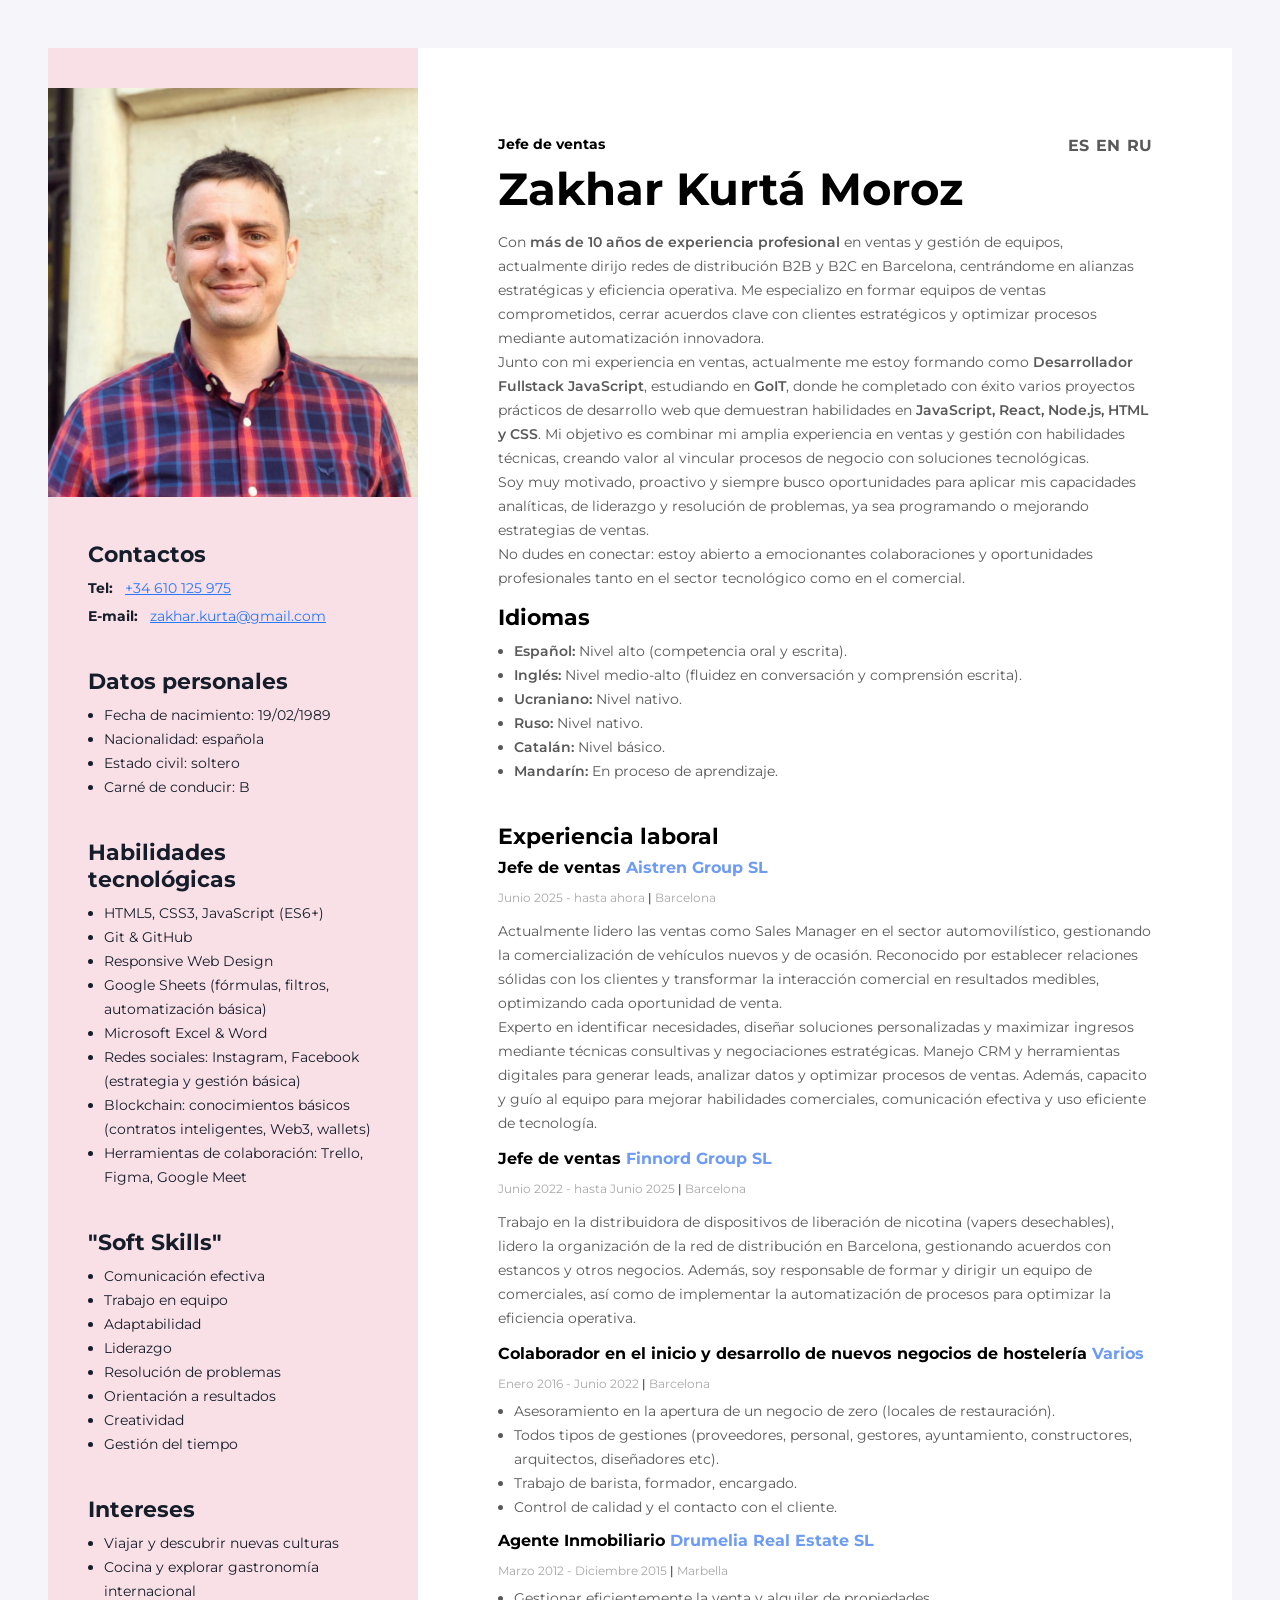
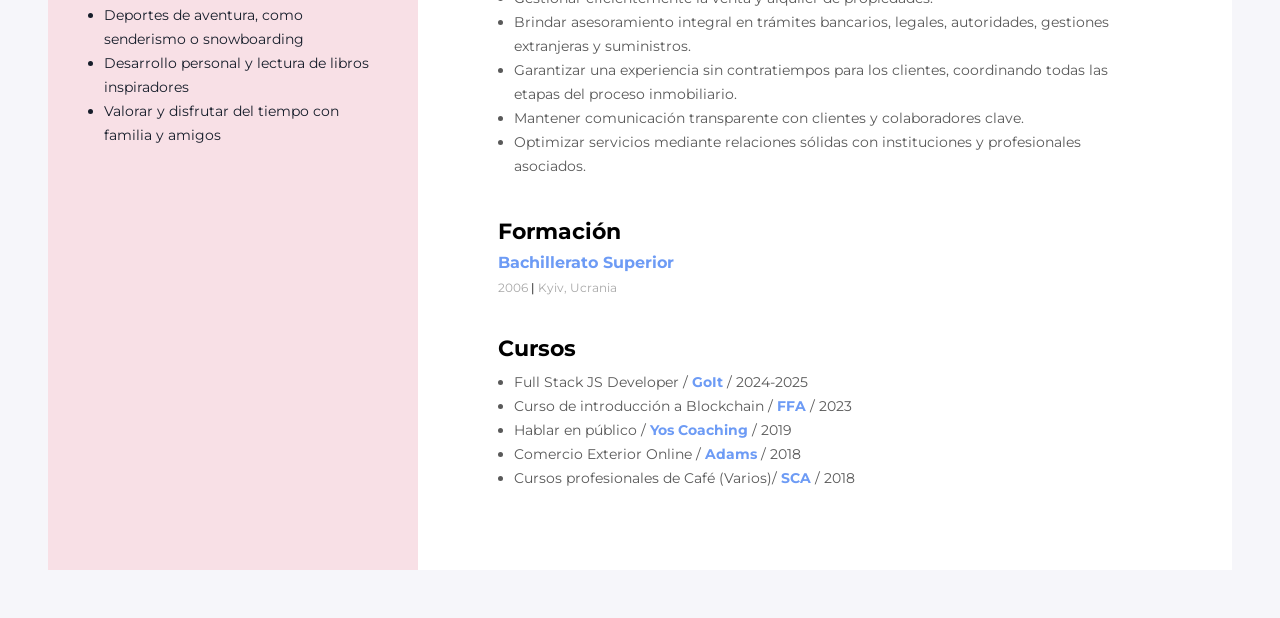
<file: index.html>
<!DOCTYPE html>
<html lang="en">
  <head>
    <meta charset="UTF-8" />
    <meta name="viewport" content="width=device-width, initial-scale=1.0" />
    <title>My resume</title>

    <link rel="preconnect" href="https://fonts.googleapis.com" />
    <link rel="preconnect" href="https://fonts.gstatic.com" crossorigin />
    <link
      href="https://fonts.googleapis.com/css2?family=Montserrat:ital,wght@0,100..900;1,100..900&display=swap"
      rel="stylesheet"
    />

    <link rel="stylesheet" href="css/styles.css" />
  </head>
  <body>
    <!-- Wrapper -->
    <div class="wrapper">
      <!-- Main content -->
      <div class="main-content">
        <!-- My info -->
        <div class="my-info">
          <div class="header-info">
            <h2 class="my-proffesion">Jefe de ventas</h2>
            <ul class="lenguage-list">
              <li><a href="index.html" class="lenguages">ES</a></li>
              <li><a href="index2.html" class="lenguages">EN</a></li>
              <li><a href="index3.html" class="lenguages">RU</a></li>
            </ul>
          </div>
          <h1 class="my-name">Zakhar Kurtá Moroz</h1>
          <p class="my-descr">
            Con
            <span class="topic">más de 10 años de experiencia profesional</span>
            en ventas y gestión de equipos, actualmente dirijo redes de
            distribución B2B y B2C en Barcelona, centrándome en alianzas
            estratégicas y eficiencia operativa. Me especializo en formar
            equipos de ventas comprometidos, cerrar acuerdos clave con clientes
            estratégicos y optimizar procesos mediante automatización
            innovadora.
            <br />
            Junto con mi experiencia en ventas, actualmente me estoy formando
            como
            <span class="topic">Desarrollador Fullstack JavaScript</span>,
            estudiando en <span class="topic">GoIT</span>, donde he completado
            con éxito varios proyectos prácticos de desarrollo web que
            demuestran habilidades en
            <span class="topic">JavaScript, React, Node.js, HTML y CSS</span>.
            Mi objetivo es combinar mi amplia experiencia en ventas y gestión
            con habilidades técnicas, creando valor al vincular procesos de
            negocio con soluciones tecnológicas.<br />
            Soy muy motivado, proactivo y siempre busco oportunidades para
            aplicar mis capacidades analíticas, de liderazgo y resolución de
            problemas, ya sea programando o mejorando estrategias de ventas.
            <br />
            No dudes en conectar: estoy abierto a emocionantes colaboraciones y
            oportunidades profesionales tanto en el sector tecnológico como en
            el comercial.
          </p>
        </div>
        <a href="#your-photo" class="scroll-button">
          <img src="img/Foto.jpg" alt="Ваше фото" />
        </a>
        <!-- My projects -->
        <div class="my-projects-container">
          <h3 class="my-projects-title">Idiomas</h3>
          <ul class="work-experience-duties-list">
            <li class="work-experience-duties-item">
              <span class="topic">Español:</span> Nivel alto (competencia oral y
              escrita).
            </li>
            <li class="work-experience-duties-item">
              <span class="topic">Inglés:</span> Nivel medio-alto (fluidez en
              conversación y comprensión escrita).
            </li>
            <li class="work-experience-duties-item">
              <span class="topic">Ucraniano:</span> Nivel nativo.
            </li>
            <li class="work-experience-duties-item">
              <span class="topic">Ruso:</span> Nivel nativo.
            </li>
            <li class="work-experience-duties-item">
              <span class="topic">Catalán:</span> Nivel básico.
            </li>
            <li class="work-experience-duties-item">
              <span class="topic">Mandarín:</span> En proceso de aprendizaje.
            </li>
          </ul>
        </div>
        <!-- Work experience -->
        <div class="work-experience-section">
          <h3 class="work-experience-title">Experiencia laboral</h3>
          <!-- Company 1 -->
          <div class="work-experience-container">
            <h4 class="work-experience-company">
              Jefe de ventas
              <span class="work-experience-company-color"
                >Aistren Group SL</span
              >
            </h4>
            <p class="work-experience-period">
              Junio 2025 - hasta ahora <span class="detail">|</span> Barcelona
            </p>
            <p class="work-experience-duties-item">
              Actualmente lidero las ventas como Sales Manager en el sector
              automovilístico, gestionando la comercialización de vehículos
              nuevos y de ocasión. Reconocido por establecer relaciones sólidas
              con los clientes y transformar la interacción comercial en
              resultados medibles, optimizando cada oportunidad de venta.
              <br />Experto en identificar necesidades, diseñar soluciones
              personalizadas y maximizar ingresos mediante técnicas consultivas
              y negociaciones estratégicas. Manejo CRM y herramientas digitales
              para generar leads, analizar datos y optimizar procesos de ventas.
              Además, capacito y guío al equipo para mejorar habilidades
              comerciales, comunicación efectiva y uso eficiente de tecnología.
            </p>
          </div>
          <div class="work-experience-container">
            <h4 class="work-experience-company">
              Jefe de ventas
              <span class="work-experience-company-color"
                >Finnord Group SL</span
              >
            </h4>
            <p class="work-experience-period">
              Junio 2022 - hasta Junio 2025
              <span class="detail">|</span> Barcelona
            </p>
            <p class="work-experience-duties-item">
              Trabajo en la distribuidora de dispositivos de liberación de
              nicotina (vapers desechables), lidero la organización de la red de
              distribución en Barcelona, gestionando acuerdos con estancos y
              otros negocios. Además, soy responsable de formar y dirigir un
              equipo de comerciales, así como de implementar la automatización
              de procesos para optimizar la eficiencia operativa.
            </p>
          </div>
          <!-- Company 2 -->
          <div class="work-experience-container">
            <h4 class="work-experience-company">
              Colaborador en el inicio y desarrollo de nuevos negocios de
              hostelería
              <span class="work-experience-company-color">Varios</span>
            </h4>
            <p class="work-experience-period">
              Enero 2016 - Junio 2022 <span class="detail">|</span> Barcelona
            </p>
            <ul class="work-experience-duties-list">
              <li class="work-experience-duties-item">
                Asesoramiento en la apertura de un negocio de zero (locales de
                restauración).
              </li>
              <li class="work-experience-duties-item">
                Todos tipos de gestiones (proveedores, personal, gestores,
                ayuntamiento, constructores, arquitectos, diseñadores etc).
              </li>
              <li class="work-experience-duties-item">
                Trabajo de barista, formador, encargado.
              </li>
              <li class="work-experience-duties-item">
                Control de calidad y el contacto con el cliente.
              </li>
            </ul>
          </div>
          <!-- Company 3 -->
          <div class="work-experience-container">
            <h4 class="work-experience-company">
              Agente Inmobiliario
              <span class="work-experience-company-color"
                >Drumelia Real Estate SL</span
              >
            </h4>
            <p class="work-experience-period">
              Marzo 2012 - Diciembre 2015 <span class="detail">|</span> Marbella
            </p>
            <ul class="work-experience-duties-list">
              <li class="work-experience-duties-item">
                Gestionar eficientemente la venta y alquiler de propiedades.
              </li>
              <li class="work-experience-duties-item">
                Brindar asesoramiento integral en trámites bancarios, legales,
                autoridades, gestiones extranjeras y suministros.
              </li>
              <li class="work-experience-duties-item">
                Garantizar una experiencia sin contratiempos para los clientes,
                coordinando todas las etapas del proceso inmobiliario.
              </li>
              <li class="work-experience-duties-item">
                Mantener comunicación transparente con clientes y colaboradores
                clave.
              </li>
              <li class="work-experience-duties-item">
                Optimizar servicios mediante relaciones sólidas con
                instituciones y profesionales asociados.
              </li>
            </ul>
          </div>
        </div>
        <!-- My education -->
        <div class="my-education-container">
          <h3 class="my-education-title">Formación</h3>
          <h4 class="my-education-place">Bachillerato Superior</h4>
          <p class="my-education-date">
            2006 <span class="detail">|</span> Kyiv, Ucrania
          </p>
        </div>

        <div class="my-education-container">
          <h3 class="my-education-title">Cursos</h3>
          <ul class="work-experience-duties-list">
            <li class="work-experience-duties-item">
              Full Stack JS Developer / <span class="companies">GoIt</span> /
              2024-2025
            </li>
            <li class="work-experience-duties-item">
              Curso de introducción a Blockchain /
              <span class="companies">FFA</span> / 2023
            </li>
            <li class="work-experience-duties-item">
              Hablar en público / <span class="companies">Yos Coaching</span> /
              2019
            </li>
            <li class="work-experience-duties-item">
              Comercio Exterior Online / <span class="companies">Adams</span> /
              2018
            </li>
            <li class="work-experience-duties-item">
              Cursos profesionales de Café (Varios)/
              <span class="companies"> SCA</span> / 2018
            </li>
          </ul>
        </div>
      </div>

      <!-- Side bar -->
      <aside class="sidebar">
        <img
          id="your-photo"
          class="my-photo photo-block"
          src="img/Foto.jpg"
          alt="My photo"
          width="370"
        />

        <div class="sidebar-content">
          <div class="sidebar-row">
            <!-- My contacts -->
            <div class="contacts-container">
              <h3 class="contacts-title">Contactos</h3>
              <p class="contacts-item">
                <span class="contacts-type">Tel:</span>
                <a class="contacts-link" href="tel:+34610125975"
                  >+34 610 125 975</a
                >
              </p>
              <p class="contacts-item">
                <span class="contacts-type">E-mail:</span>
                <a class="contacts-link" href="mailto:zakhar.kurta@gmail.com"
                  >zakhar.kurta@gmail.com</a
                >
              </p>
            </div>
            <div class="skills-row">
              <div class="skills-container">
                <h3 class="skills-title">Datos personales</h3>
                <ul class="skills-list">
                  <li class="skills-list-item">
                    Fecha de nacimiento: 19/02/1989
                  </li>
                  <li class="skills-list-item">Nacionalidad: española</li>
                  <li class="skills-list-item">Estado civil: soltero</li>
                  <li class="skills-list-item">Carné de conducir: B</li>
                </ul>
              </div>
              <!-- Tech skills -->
              <div class="skills-container">
                <h3 class="skills-title">Habilidades tecnológicas</h3>
                <ul class="skills-list">
                  <li class="skills-list-item">
                    HTML5, CSS3, JavaScript (ES6+)
                  </li>
                  <li class="skills-list-item">Git & GitHub</li>
                  <li class="skills-list-item">Responsive Web Design</li>
                  <li class="skills-list-item">
                    Google Sheets (fórmulas, filtros, automatización básica)
                  </li>
                  <li class="skills-list-item">Microsoft Excel & Word</li>
                  <li class="skills-list-item">
                    Redes sociales: Instagram, Facebook (estrategia y gestión
                    básica)
                  </li>
                  <li class="skills-list-item">
                    Blockchain: conocimientos básicos (contratos inteligentes,
                    Web3, wallets)
                  </li>
                  <li class="skills-list-item">
                    Herramientas de colaboración: Trello, Figma, Google Meet
                  </li>
                </ul>
              </div>
              <!-- Soft Skills -->
              <div class="skills-container">
                <h3 class="skills-title">"Soft Skills"</h3>
                <ul class="skills-list">
                  <li class="skills-list-item">Comunicación efectiva</li>
                  <li class="skills-list-item">Trabajo en equipo</li>
                  <li class="skills-list-item">Adaptabilidad</li>
                  <li class="skills-list-item">Liderazgo</li>
                  <li class="skills-list-item">Resolución de problemas</li>
                  <li class="skills-list-item">Orientación a resultados</li>
                  <li class="skills-list-item">Creatividad</li>
                  <li class="skills-list-item">Gestión del tiempo</li>
                </ul>
              </div>
              <div class="skills-container">
                <h3 class="skills-title">Intereses</h3>
                <ul class="skills-list">
                  <li class="skills-list-item">
                    Viajar y descubrir nuevas culturas
                  </li>
                  <li class="skills-list-item">
                    Cocina y explorar gastronomía internacional
                  </li>
                  <li class="skills-list-item">
                    Deportes de aventura, como senderismo o snowboarding
                  </li>
                  <li class="skills-list-item">
                    Desarrollo personal y lectura de libros inspiradores
                  </li>
                  <li class="skills-list-item">
                    Valorar y disfrutar del tiempo con familia y amigos
                  </li>
                </ul>
              </div>
            </div>
          </div>
        </div>
      </aside>
    </div>
  </body>
</html>
</file>
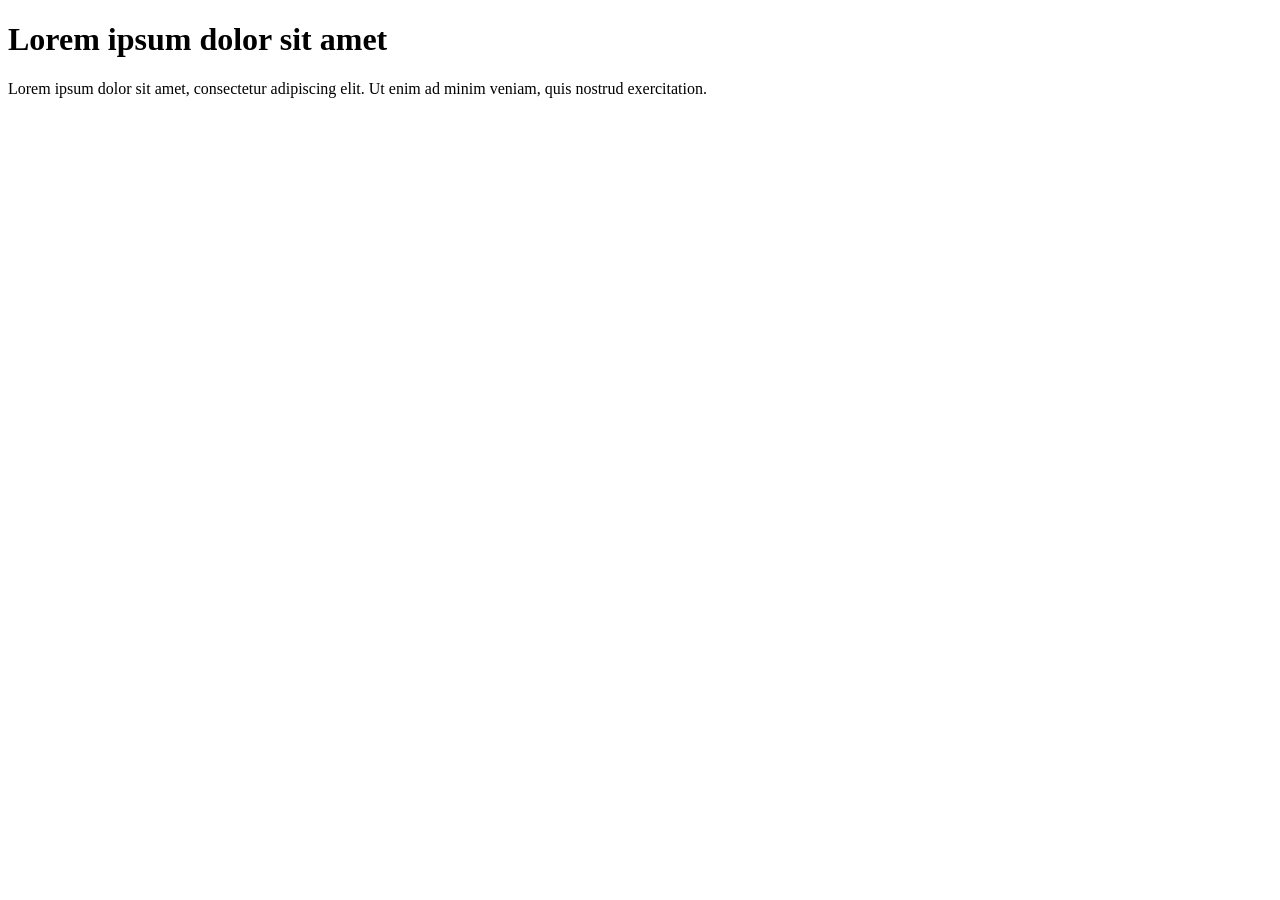
<file: Projects/index.html>
<!DOCTYPE html>
<html lang="en">
  <head>
    <meta charset="UTF-8" />
    <meta http-equiv="X-UA-Compatible" content="IE=edge" />
    <meta name="viewport" content="width=device-width, initial-scale=1.0" />
    <title>Document</title>
  </head>

  <body>
    <h1>Lorem ipsum dolor sit amet</h1>
    <p>
      Lorem ipsum dolor sit amet, consectetur adipiscing elit. Ut enim ad minim
      veniam, quis nostrud exercitation.
    </p>
  </body>
</html>
</file>
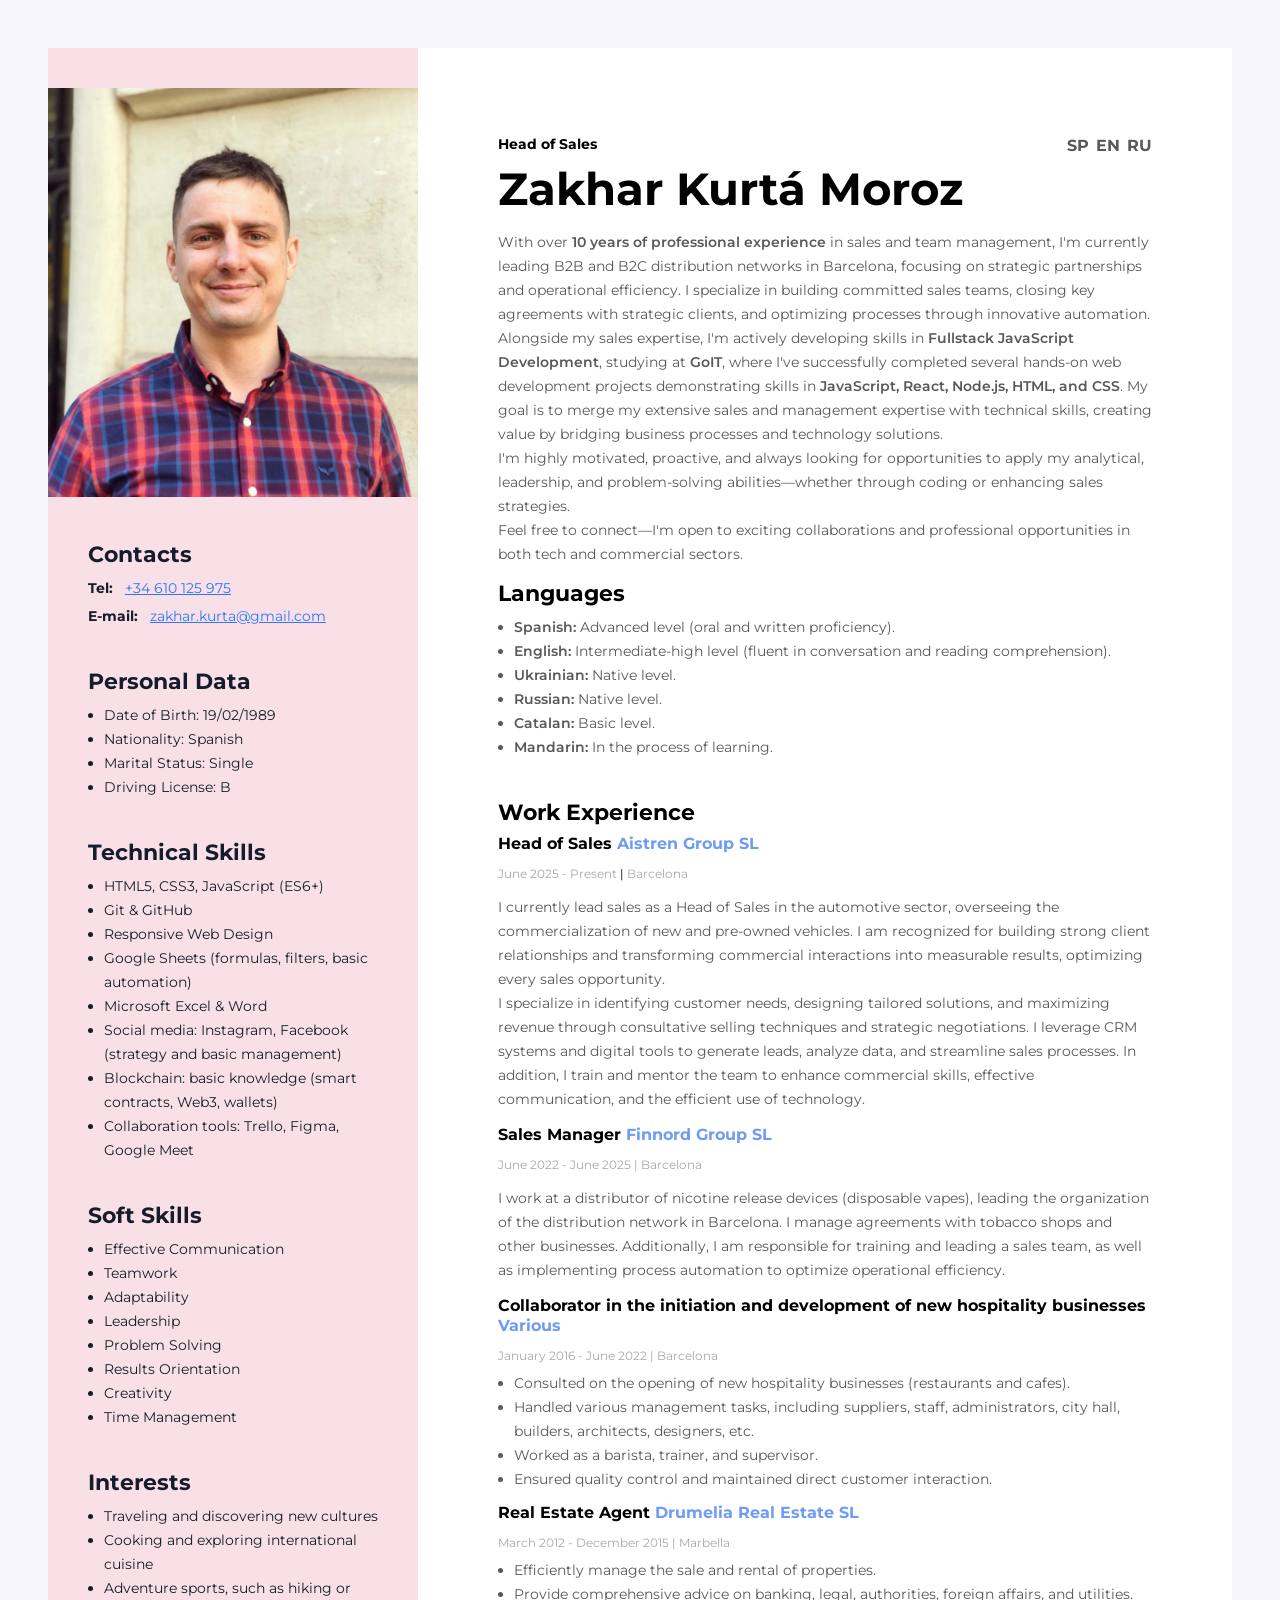
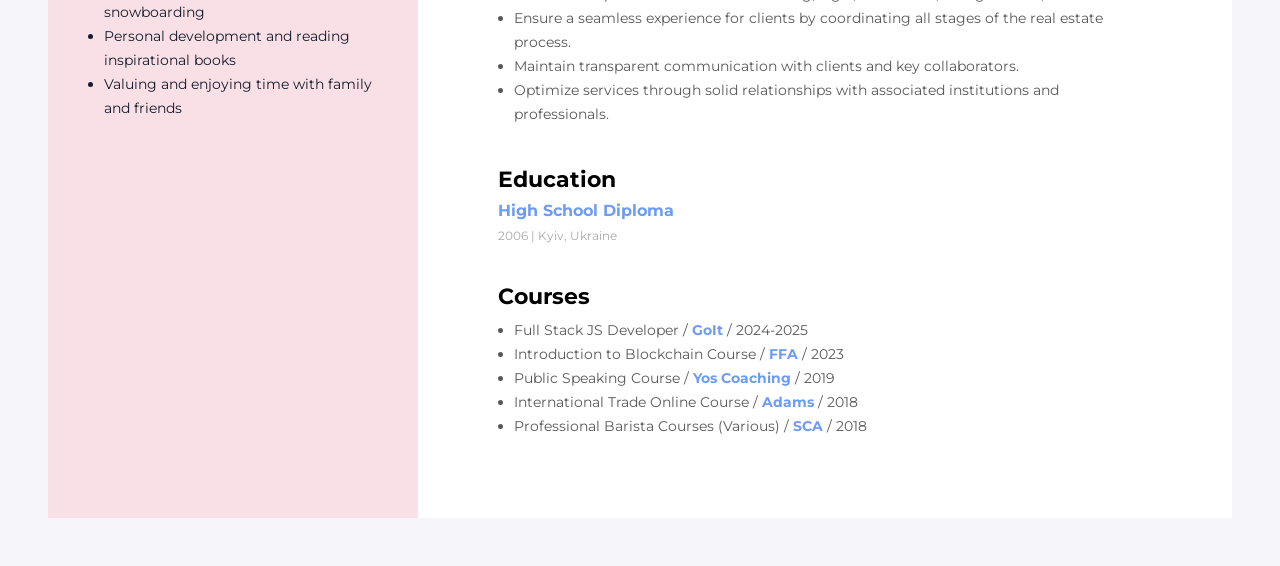
<file: index2.html>
<!DOCTYPE html>
<html lang="en">
  <head>
    <meta charset="UTF-8" />
    <meta name="viewport" content="width=device-width, initial-scale=1.0" />
    <meta
      name="description"
      content="Professional resume of Zakhar Kurtá Moroz, experienced in real estate, sales, and hospitality. Looking for a Full Stack Developer position."
    />
    <title>My resume</title>
    <link rel="preconnect" href="https://fonts.googleapis.com" />
    <link rel="preconnect" href="https://fonts.gstatic.com" crossorigin />
    <link
      href="https://fonts.googleapis.com/css2?family=Montserrat:ital,wght@0,100..900;1,100..900&display=swap"
      rel="stylesheet"
    />
    <link rel="stylesheet" href="css/styles.css" />
  </head>
  <body>
    <div class="wrapper">
      <div class="main-content">
        <div class="my-info">
          <div class="header-info">
            <h2 class="my-proffesion">Head of Sales</h2>
            <ul class="lenguage-list">
              <li><a href="index.html" class="lenguages">SP</a></li>
              <li><a href="index2.html" class="lenguages">EN</a></li>
              <li><a href="index3.html" class="lenguages">RU</a></li>
            </ul>
          </div>
          <h1 class="my-name">Zakhar Kurtá Moroz</h1>
          <p class="my-descr">
            With over
            <span class="topic">10 years of professional experience</span> in
            sales and team management, I'm currently leading B2B and B2C
            distribution networks in Barcelona, focusing on strategic
            partnerships and operational efficiency. I specialize in building
            committed sales teams, closing key agreements with strategic
            clients, and optimizing processes through innovative automation.
            <br />
            Alongside my sales expertise, I'm actively developing skills in
            <span class="topic">Fullstack JavaScript Development</span>,
            studying at <span class="topic">GoIT</span>, where I've successfully
            completed several hands-on web development projects demonstrating
            skills in
            <span class="topic">JavaScript, React, Node.js, HTML, and CSS</span
            >. My goal is to merge my extensive sales and management expertise
            with technical skills, creating value by bridging business processes
            and technology solutions.<br />
            I'm highly motivated, proactive, and always looking for
            opportunities to apply my analytical, leadership, and
            problem-solving abilities—whether through coding or enhancing sales
            strategies. <br />
            Feel free to connect—I'm open to exciting collaborations and
            professional opportunities in both tech and commercial sectors.
          </p>
        </div>
        <a href="#your-photo" class="scroll-button">
          <img src="img/Foto.jpg" alt="Ваше фото" />
        </a>
        <div class="my-projects-container">
          <h3 class="my-projects-title">Languages</h3>
          <ul class="work-experience-duties-list">
            <li class="work-experience-duties-item">
              <span class="topic">Spanish:</span> Advanced level (oral and
              written proficiency).
            </li>
            <li class="work-experience-duties-item">
              <span class="topic">English:</span> Intermediate-high level
              (fluent in conversation and reading comprehension).
            </li>
            <li class="work-experience-duties-item">
              <span class="topic">Ukrainian:</span> Native level.
            </li>
            <li class="work-experience-duties-item">
              <span class="topic">Russian:</span> Native level.
            </li>
            <li class="work-experience-duties-item">
              <span class="topic">Catalan:</span> Basic level.
            </li>
            <li class="work-experience-duties-item">
              <span class="topic">Mandarin:</span> In the process of learning.
            </li>
          </ul>
        </div>

        <div class="work-experience-section">
          <h3 class="work-experience-title">Work Experience</h3>
          <div class="work-experience-container">
            <h4 class="work-experience-company">
              Head of Sales
              <span class="work-experience-company-color"
                >Aistren Group SL</span
              >
            </h4>
            <p class="work-experience-period">
              June 2025 - Present <span class="detail">|</span> Barcelona
            </p>
            <p class="work-experience-duties-item">
              I currently lead sales as a Head of Sales in the automotive
              sector, overseeing the commercialization of new and pre-owned
              vehicles. I am recognized for building strong client relationships
              and transforming commercial interactions into measurable results,
              optimizing every sales opportunity. <br />
              I specialize in identifying customer needs, designing tailored
              solutions, and maximizing revenue through consultative selling
              techniques and strategic negotiations. I leverage CRM systems and
              digital tools to generate leads, analyze data, and streamline
              sales processes. In addition, I train and mentor the team to
              enhance commercial skills, effective communication, and the
              efficient use of technology.
            </p>
          </div>
          <div class="work-experience-container">
            <h4 class="work-experience-company">
              Sales Manager
              <span class="work-experience-company-color"
                >Finnord Group SL</span
              >
            </h4>
            <p class="work-experience-period">
              June 2022 - June 2025 | Barcelona
            </p>
            <p class="work-experience-duties-item">
              I work at a distributor of nicotine release devices (disposable
              vapes), leading the organization of the distribution network in
              Barcelona. I manage agreements with tobacco shops and other
              businesses. Additionally, I am responsible for training and
              leading a sales team, as well as implementing process automation
              to optimize operational efficiency.
            </p>
          </div>

          <div class="work-experience-container">
            <h4 class="work-experience-company">
              Collaborator in the initiation and development of new hospitality
              businesses
              <span class="work-experience-company-color">Various</span>
            </h4>
            <p class="work-experience-period">
              January 2016 - June 2022 | Barcelona
            </p>
            <ul class="work-experience-duties-list">
              <li class="work-experience-duties-item">
                Consulted on the opening of new hospitality businesses
                (restaurants and cafes).
              </li>
              <li class="work-experience-duties-item">
                Handled various management tasks, including suppliers, staff,
                administrators, city hall, builders, architects, designers, etc.
              </li>
              <li class="work-experience-duties-item">
                Worked as a barista, trainer, and supervisor.
              </li>
              <li class="work-experience-duties-item">
                Ensured quality control and maintained direct customer
                interaction.
              </li>
            </ul>
          </div>

          <div class="work-experience-container">
            <h4 class="work-experience-company">
              Real Estate Agent
              <span class="work-experience-company-color"
                >Drumelia Real Estate SL</span
              >
            </h4>
            <p class="work-experience-period">
              March 2012 - December 2015 | Marbella
            </p>
            <ul class="work-experience-duties-list">
              <li class="work-experience-duties-item">
                Efficiently manage the sale and rental of properties.
              </li>
              <li class="work-experience-duties-item">
                Provide comprehensive advice on banking, legal, authorities,
                foreign affairs, and utilities.
              </li>
              <li class="work-experience-duties-item">
                Ensure a seamless experience for clients by coordinating all
                stages of the real estate process.
              </li>
              <li class="work-experience-duties-item">
                Maintain transparent communication with clients and key
                collaborators.
              </li>
              <li class="work-experience-duties-item">
                Optimize services through solid relationships with associated
                institutions and professionals.
              </li>
            </ul>
          </div>
        </div>

        <div class="my-education-container">
          <h3 class="my-education-title">Education</h3>
          <h4 class="my-education-place">High School Diploma</h4>
          <p class="my-education-date">2006 | Kyiv, Ukraine</p>
        </div>

        <div class="my-education-container">
          <h3 class="my-education-title">Courses</h3>
          <ul class="work-experience-duties-list">
            <li class="work-experience-duties-item">
              Full Stack JS Developer / <span class="companies">GoIt</span> /
              2024-2025
            </li>
            <li class="work-experience-duties-item">
              Introduction to Blockchain Course /
              <span class="companies">FFA</span> / 2023
            </li>
            <li class="work-experience-duties-item">
              Public Speaking Course /
              <span class="companies">Yos Coaching</span> / 2019
            </li>
            <li class="work-experience-duties-item">
              International Trade Online Course /
              <span class="companies">Adams</span> / 2018
            </li>
            <li class="work-experience-duties-item">
              Professional Barista Courses (Various) /
              <span class="companies">SCA</span> / 2018
            </li>
          </ul>
        </div>
      </div>

      <aside class="sidebar">
        <img
          id="your-photo"
          class="my-photo"
          src="img/Foto.jpg"
          alt="My photo"
          width="370"
        />
        <div class="sidebar-content">
          <div class="sidebar-row">
            <!-- My contacts -->
            <div class="contacts-container">
              <h3 class="contacts-title">Contacts</h3>
              <p class="contacts-item">
                <span class="contacts-type">Tel:</span>
                <a class="contacts-link" href="tel:+34610125975"
                  >+34 610 125 975</a
                >
              </p>
              <p class="contacts-item">
                <span class="contacts-type">E-mail:</span>
                <a class="contacts-link" href="mailto:zakhar.kurta@gmail.com"
                  >zakhar.kurta@gmail.com</a
                >
              </p>
            </div>

            <div class="skills-row">
              <div class="skills-container">
                <h3 class="skills-title">Personal Data</h3>
                <ul class="skills-list">
                  <li class="skills-list-item">Date of Birth: 19/02/1989</li>
                  <li class="skills-list-item">Nationality: Spanish</li>
                  <li class="skills-list-item">Marital Status: Single</li>
                  <li class="skills-list-item">Driving License: B</li>
                </ul>
              </div>

              <!-- Tech skills -->
              <div class="skills-container">
                <h3 class="skills-title">Technical Skills</h3>
                <ul class="skills-list">
                  <li class="skills-list-item">
                    HTML5, CSS3, JavaScript (ES6+)
                  </li>
                  <li class="skills-list-item">Git & GitHub</li>
                  <li class="skills-list-item">Responsive Web Design</li>
                  <li class="skills-list-item">
                    Google Sheets (formulas, filters, basic automation)
                  </li>
                  <li class="skills-list-item">Microsoft Excel & Word</li>
                  <li class="skills-list-item">
                    Social media: Instagram, Facebook (strategy and basic
                    management)
                  </li>
                  <li class="skills-list-item">
                    Blockchain: basic knowledge (smart contracts, Web3, wallets)
                  </li>
                  <li class="skills-list-item">
                    Collaboration tools: Trello, Figma, Google Meet
                  </li>
                </ul>
              </div>

              <!-- Soft Skills -->
              <div class="skills-container">
                <h3 class="skills-title">Soft Skills</h3>
                <ul class="skills-list">
                  <li class="skills-list-item">Effective Communication</li>
                  <li class="skills-list-item">Teamwork</li>
                  <li class="skills-list-item">Adaptability</li>
                  <li class="skills-list-item">Leadership</li>
                  <li class="skills-list-item">Problem Solving</li>
                  <li class="skills-list-item">Results Orientation</li>
                  <li class="skills-list-item">Creativity</li>
                  <li class="skills-list-item">Time Management</li>
                </ul>
              </div>

              <div class="skills-container">
                <h3 class="skills-title">Interests</h3>
                <ul class="skills-list">
                  <li class="skills-list-item">
                    Traveling and discovering new cultures
                  </li>
                  <li class="skills-list-item">
                    Cooking and exploring international cuisine
                  </li>
                  <li class="skills-list-item">
                    Adventure sports, such as hiking or snowboarding
                  </li>
                  <li class="skills-list-item">
                    Personal development and reading inspirational books
                  </li>
                  <li class="skills-list-item">
                    Valuing and enjoying time with family and friends
                  </li>
                </ul>
              </div>
            </div>
          </div>
        </div>
      </aside>
    </div>
  </body>
</html>
</file>
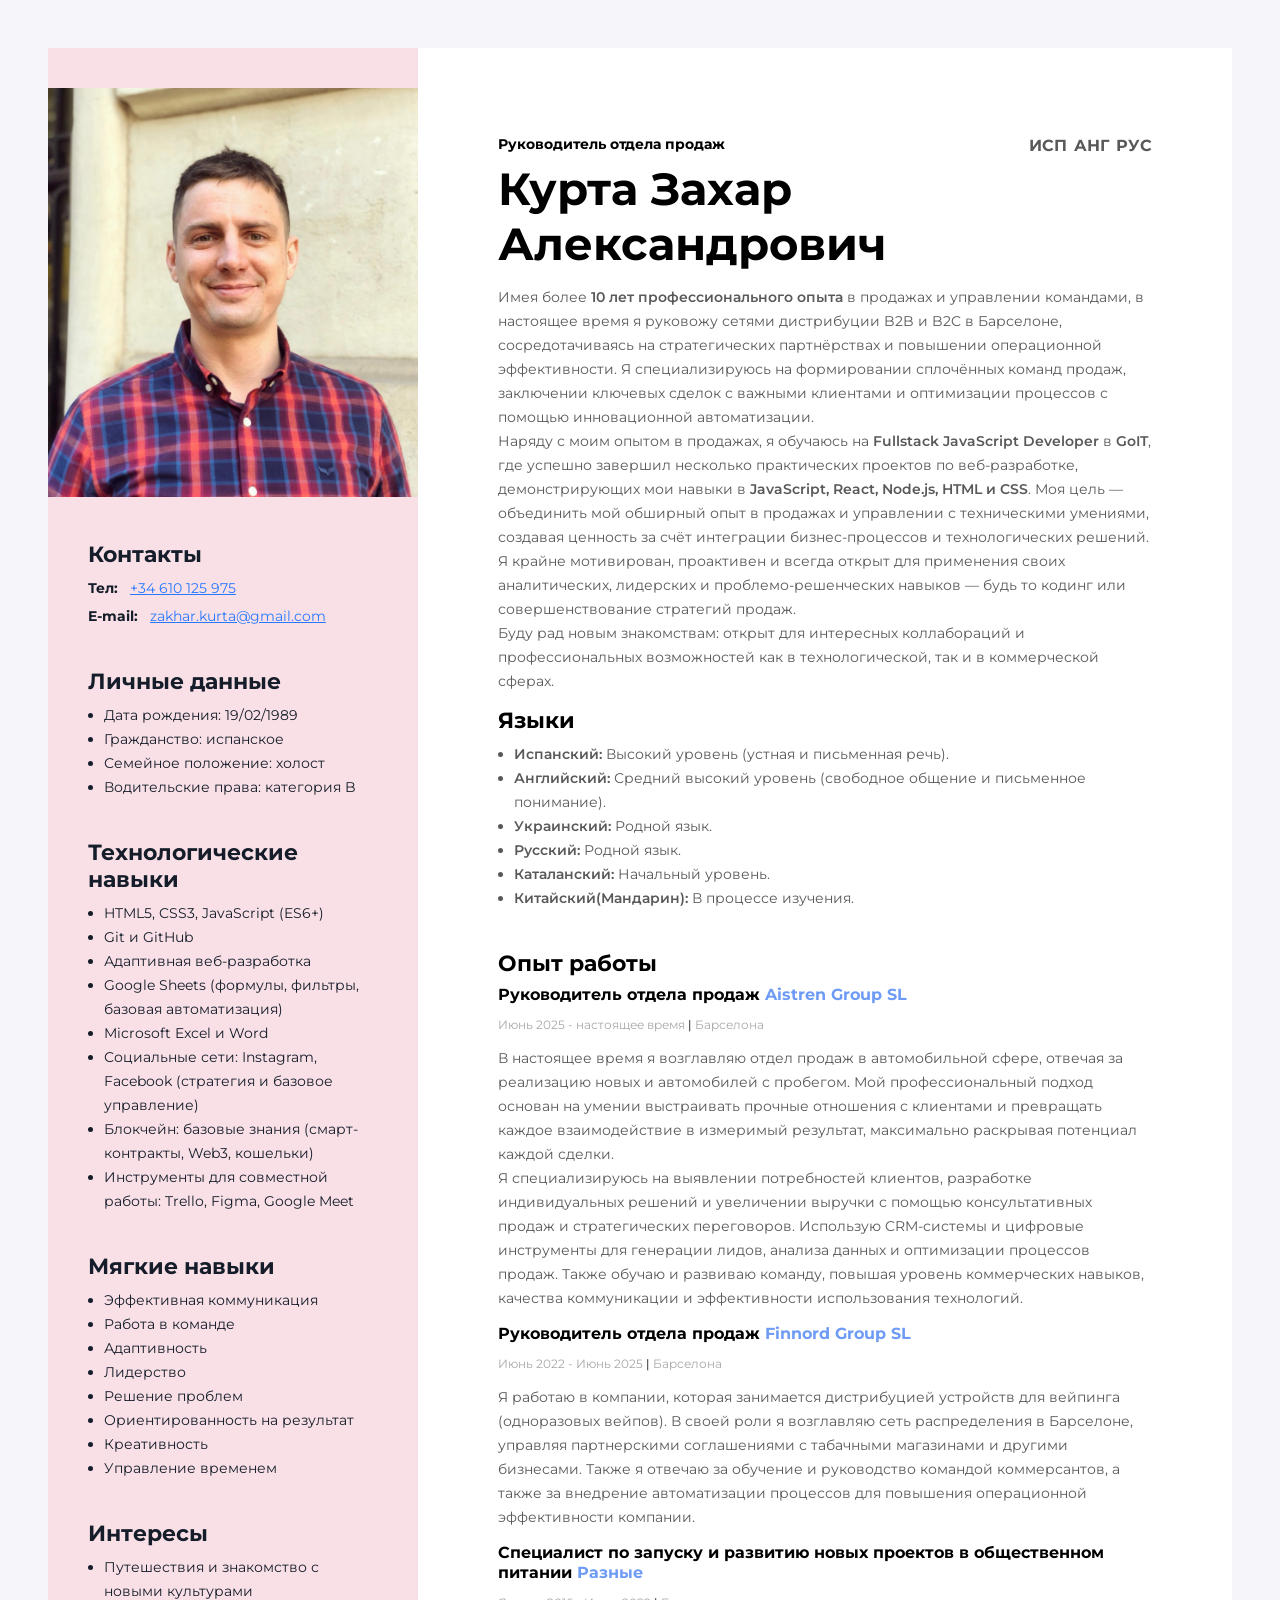
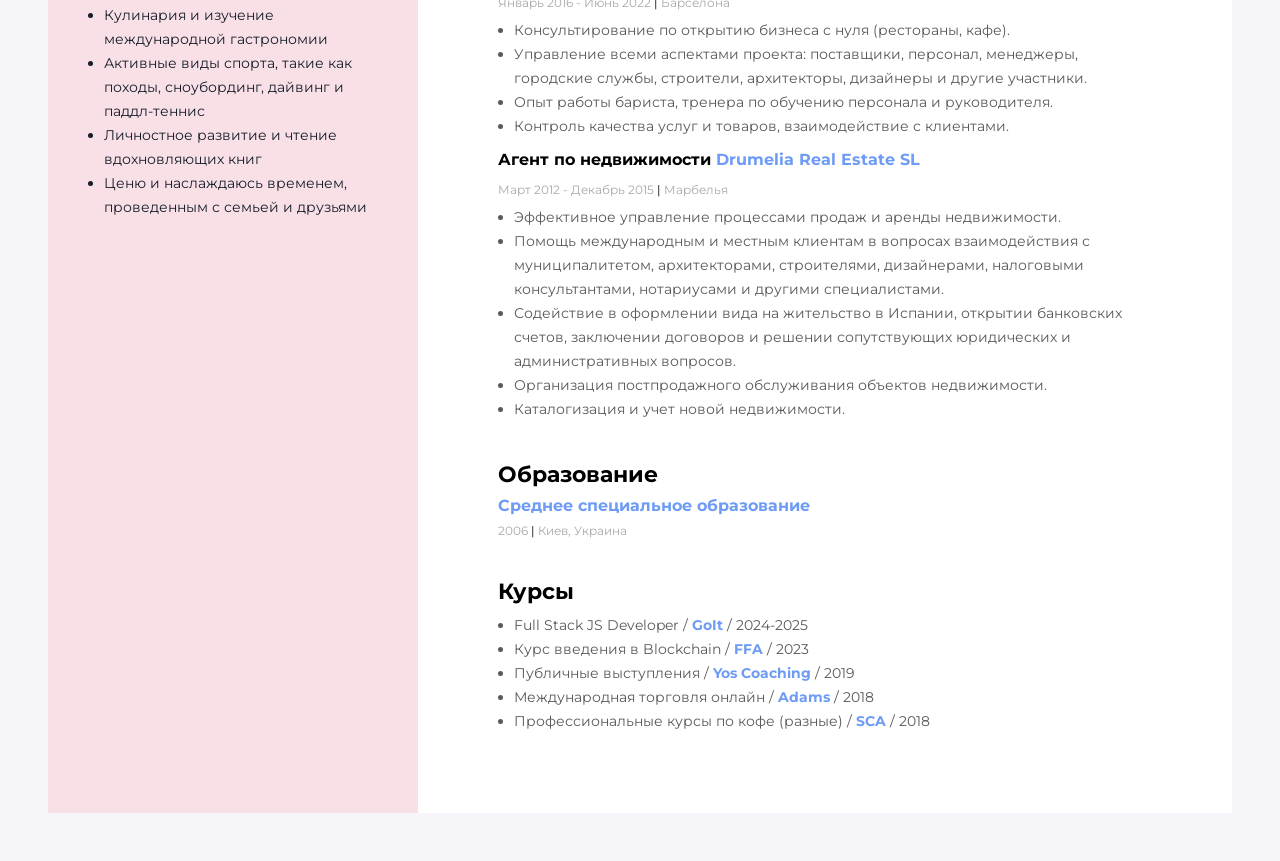
<file: index3.html>
<!DOCTYPE html>
<html lang="ru">
  <head>
    <meta charset="UTF-8" />
    <meta name="viewport" content="width=device-width, initial-scale=1.0" />
    <title>Мое резюме</title>

    <link rel="preconnect" href="https://fonts.googleapis.com" />
    <link rel="preconnect" href="https://fonts.gstatic.com" crossorigin />
    <link
      href="https://fonts.googleapis.com/css2?family=Montserrat:ital,wght@0,100..900;1,100..900&display=swap"
      rel="stylesheet"
    />

    <link rel="stylesheet" href="css/styles.css" />
  </head>
  <body>
    <!-- Wrapper -->
    <div class="wrapper">
      <!-- Main content -->
      <div class="main-content">
        <!-- My info -->
        <div class="my-info">
          <div class="header-info">
            <h2 class="my-proffesion">Руководитель отдела продаж</h2>
            <ul class="lenguage-list">
              <li><a href="index.html" class="lenguages">ИСП</a></li>
              <li><a href="index2.html" class="lenguages">АНГ</a></li>
              <li><a href="index3.html" class="lenguages">РУС</a></li>
            </ul>
          </div>

          <h1 class="my-name">Курта Захар Александрович</h1>
          <p class="my-descr">
            Имея более
            <span class="topic">10 лет профессионального опыта</span> в продажах
            и управлении командами, в настоящее время я руковожу сетями
            дистрибуции B2B и B2C в Барселоне, сосредотачиваясь на
            стратегических партнёрствах и повышении операционной эффективности.
            Я специализируюсь на формировании сплочённых команд продаж,
            заключении ключевых сделок с важными клиентами и оптимизации
            процессов с помощью инновационной автоматизации.
            <br />
            Наряду с моим опытом в продажах, я обучаюсь на
            <span class="topic">Fullstack JavaScript Developer</span> в
            <span class="topic">GoIT</span>, где успешно завершил несколько
            практических проектов по веб-разработке, демонстрирующих мои навыки
            в <span class="topic">JavaScript, React, Node.js, HTML и CSS</span>.
            Моя цель — объединить мой обширный опыт в продажах и управлении с
            техническими умениями, создавая ценность за счёт интеграции
            бизнес-процессов и технологических решений.<br />
            Я крайне мотивирован, проактивен и всегда открыт для применения
            своих аналитических, лидерских и проблемо-решенческих навыков — будь
            то кодинг или совершенствование стратегий продаж. <br />
            Буду рад новым знакомствам: открыт для интересных коллабораций и
            профессиональных возможностей как в технологической, так и в
            коммерческой сферах.
          </p>
        </div>
        <a href="#your-photo" class="scroll-button">
          <img src="img/Foto.jpg" alt="Ваше фото" />
        </a>
        <!-- My projects -->
        <div class="my-projects-container">
          <h3 class="my-projects-title">Языки</h3>
          <ul class="work-experience-duties-list">
            <li class="work-experience-duties-item">
              <span class="topic">Испанский:</span> Высокий уровень (устная и
              письменная речь).
            </li>
            <li class="work-experience-duties-item">
              <span class="topic">Английский:</span> Средний высокий уровень
              (свободное общение и письменное понимание).
            </li>
            <li class="work-experience-duties-item">
              <span class="topic">Украинский:</span> Родной язык.
            </li>
            <li class="work-experience-duties-item">
              <span class="topic">Русский:</span> Родной язык.
            </li>
            <li class="work-experience-duties-item">
              <span class="topic">Каталанский:</span> Начальный уровень.
            </li>
            <li class="work-experience-duties-item">
              <span class="topic">Китайский(Мандарин):</span> В процессе
              изучения.
            </li>
          </ul>
        </div>
        <!-- Work experience -->
        <div class="work-experience-section">
          <h3 class="work-experience-title">Опыт работы</h3>
          <!-- Company 1 -->
          <div class="work-experience-container">
            <h4 class="work-experience-company">
              Руководитель отдела продаж
              <span class="work-experience-company-color"
                >Aistren Group SL</span
              >
            </h4>
            <p class="work-experience-period">
              Июнь 2025 - настоящее время
              <span class="detail">|</span> Барселона
            </p>
            <p class="work-experience-duties-item">
              В настоящее время я возглавляю отдел продаж в автомобильной сфере,
              отвечая за реализацию новых и автомобилей с пробегом. Мой
              профессиональный подход основан на умении выстраивать прочные
              отношения с клиентами и превращать каждое взаимодействие в
              измеримый результат, максимально раскрывая потенциал каждой
              сделки. <br />Я специализируюсь на выявлении потребностей
              клиентов, разработке индивидуальных решений и увеличении выручки с
              помощью консультативных продаж и стратегических переговоров.
              Использую CRM-системы и цифровые инструменты для генерации лидов,
              анализа данных и оптимизации процессов продаж. Также обучаю и
              развиваю команду, повышая уровень коммерческих навыков, качества
              коммуникации и эффективности использования технологий.
            </p>
          </div>
          <div class="work-experience-container">
            <h4 class="work-experience-company">
              Руководитель отдела продаж
              <span class="work-experience-company-color"
                >Finnord Group SL</span
              >
            </h4>
            <p class="work-experience-period">
              Июнь 2022 - Июнь 2025
              <span class="detail">|</span> Барселона
            </p>
            <p class="work-experience-duties-item">
              Я работаю в компании, которая занимается дистрибуцией устройств
              для вейпинга (одноразовых вейпов). В своей роли я возглавляю сеть
              распределения в Барселоне, управляя партнерскими соглашениями с
              табачными магазинами и другими бизнесами. Также я отвечаю за
              обучение и руководство командой коммерсантов, а также за внедрение
              автоматизации процессов для повышения операционной эффективности
              компании.
            </p>
          </div>
          <!-- Company 2 -->
          <div class="work-experience-container">
            <h4 class="work-experience-company">
              Специалист по запуску и развитию новых проектов в общественном
              питании<span class="work-experience-company-color"> Разные </span>
            </h4>
            <p class="work-experience-period">
              Январь 2016 - Июнь 2022 <span class="detail">|</span> Барселона
            </p>
            <ul class="work-experience-duties-list">
              <li class="work-experience-duties-item">
                Консультирование по открытию бизнеса с нуля (рестораны, кафе).
              </li>
              <li class="work-experience-duties-item">
                Управление всеми аспектами проекта: поставщики, персонал,
                менеджеры, городские службы, строители, архитекторы, дизайнеры и
                другие участники.
              </li>
              <li class="work-experience-duties-item">
                Опыт работы бариста, тренера по обучению персонала и
                руководителя.
              </li>
              <li class="work-experience-duties-item">
                Контроль качества услуг и товаров, взаимодействие с клиентами.
              </li>
            </ul>
          </div>
          <!-- Company 3 -->
          <div class="work-experience-container">
            <h4 class="work-experience-company">
              Агент по недвижимости
              <span class="work-experience-company-color"
                >Drumelia Real Estate SL</span
              >
            </h4>
            <p class="work-experience-period">
              Март 2012 - Декабрь 2015 <span class="detail">|</span> Марбелья
            </p>
            <ul class="work-experience-duties-list">
              <li class="work-experience-duties-item">
                Эффективное управление процессами продаж и аренды недвижимости.
              </li>
              <li class="work-experience-duties-item">
                Помощь международным и местным клиентам в вопросах
                взаимодействия с муниципалитетом, архитекторами, строителями,
                дизайнерами, налоговыми консультантами, нотариусами и другими
                специалистами.
              </li>
              <li class="work-experience-duties-item">
                Содействие в оформлении вида на жительство в Испании, открытии
                банковских счетов, заключении договоров и решении сопутствующих
                юридических и административных вопросов.
              </li>
              <li class="work-experience-duties-item">
                Организация постпродажного обслуживания объектов недвижимости.
              </li>
              <li class="work-experience-duties-item">
                Каталогизация и учет новой недвижимости.
              </li>
            </ul>
          </div>
        </div>
        <!-- My education -->
        <div class="my-education-container">
          <h3 class="my-education-title">Образование</h3>
          <h4 class="my-education-place">Среднее специальное образование</h4>
          <p class="my-education-date">
            2006 <span class="detail">|</span> Киев, Украина
          </p>
        </div>

        <div class="my-education-container">
          <h3 class="my-education-title">Курсы</h3>
          <ul class="work-experience-duties-list">
            <li class="work-experience-duties-item">
              Full Stack JS Developer / <span class="companies">GoIt</span> /
              2024-2025
            </li>
            <li class="work-experience-duties-item">
              Курс введения в Blockchain / <span class="companies">FFA</span> /
              2023
            </li>
            <li class="work-experience-duties-item">
              Публичные выступления /
              <span class="companies">Yos Coaching</span> / 2019
            </li>
            <li class="work-experience-duties-item">
              Международная торговля онлайн /
              <span class="companies">Adams</span> / 2018
            </li>
            <li class="work-experience-duties-item">
              Профессиональные курсы по кофе (разные) /
              <span class="companies"> SCA</span> / 2018
            </li>
          </ul>
        </div>
      </div>

      <!-- Side bar -->
      <aside class="sidebar">
        <img
          id="your-photo"
          class="my-photo"
          src="img/Foto.jpg"
          alt="Моя фотография"
          width="370"
        />
        <div class="sidebar-content">
          <div class="sidebar-row">
            <!-- My contacts -->
            <div class="contacts-container">
              <h3 class="contacts-title">Контакты</h3>
              <p class="contacts-item">
                <span class="contacts-type">Тел:</span>
                <a class="contacts-link" href="tel:+34610125975"
                  >+34 610 125 975</a
                >
              </p>
              <p class="contacts-item">
                <span class="contacts-type">E-mail:</span>
                <a class="contacts-link" href="mailto:zakhar.kurta@gmail.com"
                  >zakhar.kurta@gmail.com</a
                >
              </p>
            </div>
            <div class="skills-row">
              <div class="skills-container">
                <h3 class="skills-title">Личные данные</h3>
                <ul class="skills-list">
                  <li class="skills-list-item">Дата рождения: 19/02/1989</li>
                  <li class="skills-list-item">Гражданство: испанское</li>
                  <li class="skills-list-item">Семейное положение: холост</li>
                  <li class="skills-list-item">
                    Водительские права: категория B
                  </li>
                </ul>
              </div>
              <!-- Tech skills -->
              <div class="skills-container">
                <h3 class="skills-title">Технологические навыки</h3>
                <ul class="skills-list">
                  <li class="skills-list-item">
                    HTML5, CSS3, JavaScript (ES6+)
                  </li>
                  <li class="skills-list-item">Git и GitHub</li>
                  <li class="skills-list-item">Адаптивная веб-разработка</li>
                  <li class="skills-list-item">
                    Google Sheets (формулы, фильтры, базовая автоматизация)
                  </li>
                  <li class="skills-list-item">Microsoft Excel и Word</li>
                  <li class="skills-list-item">
                    Социальные сети: Instagram, Facebook (стратегия и базовое
                    управление)
                  </li>
                  <li class="skills-list-item">
                    Блокчейн: базовые знания (смарт-контракты, Web3, кошельки)
                  </li>
                  <li class="skills-list-item">
                    Инструменты для совместной работы: Trello, Figma, Google
                    Meet
                  </li>
                </ul>
              </div>
              <!-- Soft Skills -->
              <div class="skills-container">
                <h3 class="skills-title">Мягкие навыки</h3>
                <ul class="skills-list">
                  <li class="skills-list-item">Эффективная коммуникация</li>
                  <li class="skills-list-item">Работа в команде</li>
                  <li class="skills-list-item">Адаптивность</li>
                  <li class="skills-list-item">Лидерство</li>
                  <li class="skills-list-item">Решение проблем</li>
                  <li class="skills-list-item">
                    Ориентированность на результат
                  </li>
                  <li class="skills-list-item">Креативность</li>
                  <li class="skills-list-item">Управление временем</li>
                </ul>
              </div>
              <div class="skills-container">
                <h3 class="skills-title">Интересы</h3>
                <ul class="skills-list">
                  <li class="skills-list-item">
                    Путешествия и знакомство с новыми культурами
                  </li>
                  <li class="skills-list-item">
                    Кулинария и изучение международной гастрономии
                  </li>
                  <li class="skills-list-item">
                    Активные виды спорта, такие как походы, сноубординг, дайвинг
                    и паддл-теннис
                  </li>
                  <li class="skills-list-item">
                    Личностное развитие и чтение вдохновляющих книг
                  </li>
                  <li class="skills-list-item">
                    Ценю и наслаждаюсь временем, проведенным с семьей и друзьями
                  </li>
                </ul>
              </div>
            </div>
          </div>
        </div>
      </aside>
    </div>
  </body>
</html>
</file>
<file: css/styles.css>
body {
  background: #f6f6fa;
  padding: 40px 40px 40px 40px;
  font-family: "Montserrat", serif;
  overflow-x: hidden;
}

ul,
ol {
  margin-top: 0;
  margin-bottom: 0;
}
html {
  scroll-behavior: smooth;
}
.wrapper {
  background: #ffffff;
  display: flex;
  flex-direction: row-reverse;
  width: 100%;
  margin: 0 auto;
}
.main-content {
  padding: 88px 80px 40px 80px;
  box-sizing: border-box;
}
.header-info {
  display: flex;
  flex-direction: row;
  justify-content: space-between;
}
.lenguage-list {
  display: flex;
  list-style: none;
  gap: 7px;
}
.lenguages {
  color: #595959;
  font-weight: bold;
  cursor: pointer;
  font-style: inherit;
  text-decoration: none;
}
.lenguages:hover,
.lenguages:focus,
.lenguages:active {
  color: #f8e0e6;
}
.scroll-button {
  display: none;
}
.sidebar {
  background: #f8e0e6;
  padding-top: 40px;
  padding-bottom: 40px;
  box-sizing: border-box;
  width: 370px;
}

.sidebar-content {
  padding: 40px 40px 40px;
  box-sizing: border-box;
}

.contacts-title {
  font-weight: 700;
  font-size: 22px;
  color: #161d2a;
  line-height: normal;
  margin-top: 0;
  margin-bottom: 8px;
}

.contacts-type {
  font-weight: 700;
  font-size: 14px;
  line-height: 24px;
  color: #161d2a;
  margin-right: 8px;
}

.contacts-link {
  font-weight: 400;
  font-size: 14px;
  line-height: 24px;
  text-decoration: underline;
  color: #2979ff;
}

.contacts-item {
  margin-top: 0;
  margin-bottom: 4px;
}

.contacts-container {
  margin-bottom: 40px;
}

.skills-container {
  margin-bottom: 40px;
}

.skills-title {
  font-weight: 700;
  font-size: 22px;
  color: #161d2a;
  line-height: normal;
  margin-top: 0;
  margin-bottom: 8px;
}

.skills-list {
  padding-left: 16px;
}

.skills-list-item {
  font-weight: 400;
  font-size: 14px;
  line-height: 24px;
  color: #161d2a;
}
.my-proffesion {
  font-weight: 700;
  font-size: 14px;
  line-height: 17px;
  color: #000;
  margin-top: 0;
  margin-bottom: 8px;
}
.my-name {
  font-weight: 700;
  font-size: 45px;
  line-height: 55px;
  color: #000;
  margin-top: 0;
  margin-bottom: 12px;
}
.my-descr {
  font-weight: 400;
  font-size: 14px;
  line-height: 24px;
  color: #595959;
}

.my-info {
}
.topic {
  font-weight: 600;
}
.my-projects-title {
  font-weight: 700;
  font-size: 22px;
  line-height: 27px;
  color: #000;
  margin-top: 0;
  margin-bottom: 8px;
}
.my-projects-item {
  font-weight: 700;
  font-size: 14px;
  line-height: 24px;
  color: #000;
}

.my-projects-list {
  padding-left: 16px;
}
.my-projects-item-link {
  font-weight: 400;
  font-size: 14px;
  line-height: 24px;
  text-decoration: underline;
  text-decoration-skip-ink: none;
  color: #005fff;
}
.my-projects-item-tech {
  font-weight: 400;
  font-size: 14px;
  line-height: 24px;
  color: #595959;
}
.my-projects-container {
  margin-bottom: 40px;
}
.work-experience-title {
  font-weight: 700;
  font-size: 22px;
  line-height: 27px;
  color: #000;
  margin-top: 0;
  margin-bottom: 8px;
}
.work-experience-company {
  font-weight: 700;
  font-size: 16px;
  line-height: 20px;
  color: #000;
  margin-top: 0;
  margin-bottom: 12px;
}
.work-experience-company-color {
  color: #6d9bf5;
}
.work-experience-period {
  font-weight: 400;
  font-size: 12px;
  line-height: 15px;
  color: #a8a8a8;
  margin-top: 0;
  margin-bottom: 8px;
}
.detail {
  color: #000;
}
.work-experience-duties-list {
  padding-left: 16px;
}
.work-experience-duties-item {
  font-weight: 400;
  font-size: 14px;
  line-height: 24px;
  color: #595959;
}
.work-experience-container {
  margin-bottom: 12px;
}
.work-experience-section {
  margin-bottom: 40px;
}
.my-education-title {
  font-weight: 700;
  font-size: 22px;
  color: #000;
  margin-top: 0;
  margin-bottom: 8px;
}
.my-education-place {
  font-weight: 700;
  font-size: 16px;
  color: #6d9bf5;
  margin-top: 0;
  margin-bottom: 8px;
}
.my-education-role {
  font-weight: 700;
  font-size: 14px;
  color: #000;
  margin-top: 0;
  margin-bottom: 8px;
}
.my-education-date {
  font-weight: 400;
  font-size: 12px;
  color: #a8a8a8;
  margin-top: 0;
}
.my-education-container {
  margin-bottom: 40px;
}
.companies {
  font-weight: bold;
  color: #6d9bf5;
}
@media screen and (max-width: 960px) {
  body {
    padding: 0;
  }
  .main-content {
    padding: 40px;
  }
}
@media screen and (max-width: 800px) {
  .sidebar {
    width: 250px;
  }
  .my-photo {
    width: 250px;
  }
  .sidebar-content {
    padding: 20px;
  }
}
@media screen and (max-width: 600px) {
  body {
    padding: 0;
  }
  .sidebar {
    width: 200px;
  }
  .my-photo {
    width: 200px;
  }
  .main-content {
    padding: 20px;
  }
  .my-name {
    font-size: 28px;
  }
}
@media screen and (max-width: 510px) {
  .lenguages {
    font-weight: 500;
  }
  .wrapper {
    flex-direction: column;
  }
  .sidebar {
    width: 100%;
  }
  .my-photo {
    width: 100%;
  }
  .header-info {
    margin-bottom: 40px;
  }
}
@media screen and (max-width: 740px) {
  .wrapper {
    flex-direction: column;
    width: 100%;
    padding: 0;
  }
  .sidebar {
    width: 100%;
    padding: 20px;
  }
  .main-content {
    padding: 20px;
    width: 100%;
  }
  .my-photo {
    width: 100%;
    height: auto;
  }
  .scroll-button {
    display: block;
    position: fixed;
    bottom: 50px;
    right: 15px;
    width: 50px;
    height: 50px;
    z-index: 1;
    transition: opacity 0.5s, z-index 0.5s;
  }

  .scroll-button img {
    width: 100%;
    height: 100%;
    border-radius: 50%;
    border: 2px solid #fff;
    box-shadow: 0 2px 4px rgba(0, 0, 0, 0.2);
  }
  .sidebar {
    position: relative;
    z-index: 10;
  }
}
</file>
